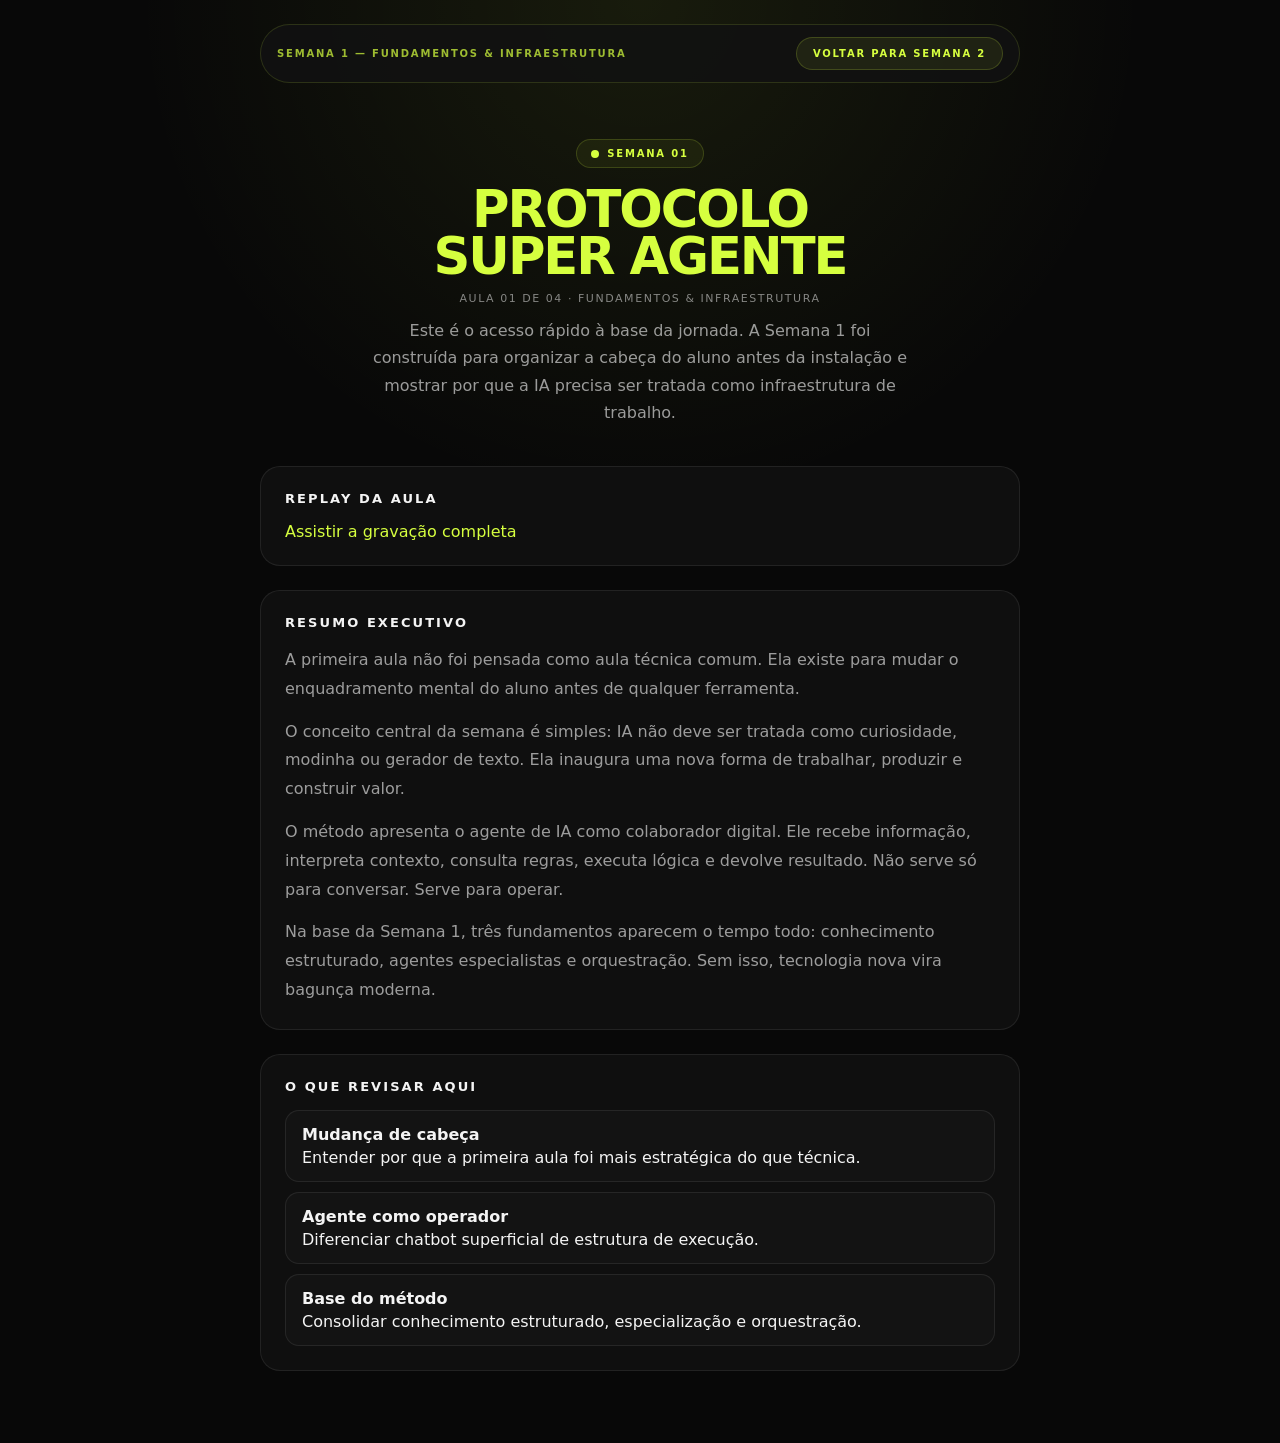
<file: public/apostila/semana-1/index.html>
<!doctype html>
<html lang="pt-BR">
  <head>
    <meta charset="UTF-8" />
    <meta name="viewport" content="width=device-width, initial-scale=1.0" />
    <title>Semana 1 | Apostila CredTech</title>
    <style>
      :root {
        --bg: #080808;
        --card: #121212;
        --border: rgba(255, 255, 255, 0.08);
        --primary: #d6ff3f;
        --text: #f4f4f4;
        --muted: rgba(244, 244, 244, 0.62);
      }

      * { box-sizing: border-box; }

      body {
        margin: 0;
        min-height: 100vh;
        font-family: Inter, ui-sans-serif, system-ui, sans-serif;
        background:
          radial-gradient(circle at top, rgba(214, 255, 63, 0.08), transparent 32%),
          var(--bg);
        color: var(--text);
      }

      .wrap {
        width: min(760px, calc(100% - 32px));
        margin: 0 auto;
        padding: 24px 0 72px;
      }

      .topbar {
        display: flex;
        flex-wrap: wrap;
        justify-content: space-between;
        align-items: center;
        gap: 12px;
        padding: 12px 16px;
        border: 1px solid rgba(214, 255, 63, 0.14);
        border-radius: 999px;
        background: rgba(18, 18, 18, 0.88);
        margin-bottom: 56px;
      }

      .topbar span,
      .pill,
      .button {
        font-size: 10px;
        font-weight: 700;
        text-transform: uppercase;
        letter-spacing: 0.18em;
      }

      .topbar span { color: rgba(214, 255, 63, 0.72); }

      .button,
      .link {
        display: inline-flex;
        align-items: center;
        gap: 8px;
        color: var(--primary);
        text-decoration: none;
      }

      .button {
        justify-content: center;
        padding: 10px 16px;
        border-radius: 999px;
        border: 1px solid rgba(214, 255, 63, 0.18);
        background: rgba(214, 255, 63, 0.08);
      }

      .hero {
        text-align: center;
        margin-bottom: 40px;
      }

      .pill {
        display: inline-flex;
        align-items: center;
        gap: 8px;
        padding: 8px 14px;
        border-radius: 999px;
        border: 1px solid rgba(214, 255, 63, 0.16);
        background: rgba(214, 255, 63, 0.06);
        color: var(--primary);
      }

      .dot {
        width: 8px;
        height: 8px;
        border-radius: 999px;
        background: var(--primary);
      }

      h1 {
        margin: 18px 0 12px;
        font-size: clamp(2rem, 5vw, 3.2rem);
        line-height: 0.92;
        text-transform: uppercase;
        letter-spacing: -0.04em;
        color: var(--primary);
      }

      .eyebrow {
        margin: 0 0 12px;
        font-size: 11px;
        text-transform: uppercase;
        letter-spacing: 0.14em;
        color: rgba(244, 244, 244, 0.52);
      }

      .lead {
        margin: 0 auto;
        max-width: 540px;
        color: var(--muted);
        line-height: 1.7;
      }

      .section {
        margin-top: 24px;
        padding: 24px;
        border: 1px solid var(--border);
        border-radius: 20px;
        background: rgba(18, 18, 18, 0.72);
      }

      .section h2 {
        margin: 0 0 16px;
        font-size: 13px;
        text-transform: uppercase;
        letter-spacing: 0.16em;
      }

      .section p {
        margin: 0 0 14px;
        color: var(--muted);
        line-height: 1.8;
      }

      .section p:last-child { margin-bottom: 0; }

      .list {
        display: grid;
        gap: 10px;
      }

      .item {
        padding: 14px 16px;
        border-radius: 14px;
        border: 1px solid var(--border);
        background: rgba(255, 255, 255, 0.02);
      }

      .item strong {
        display: block;
        margin-bottom: 4px;
        color: var(--text);
      }
    </style>
  </head>
  <body>
    <div class="wrap">
      <div class="topbar">
        <span>Semana 1 — Fundamentos & Infraestrutura</span>
        <a class="button" href="/apostila/">Voltar para Semana 2</a>
      </div>

      <section class="hero">
        <div class="pill"><span class="dot"></span><span>Semana 01</span></div>
        <h1>Protocolo<br />Super Agente</h1>
        <p class="eyebrow">Aula 01 de 04 · Fundamentos & Infraestrutura</p>
        <p class="lead">
          Este é o acesso rápido à base da jornada. A Semana 1 foi construída para organizar a cabeça do aluno antes da instalação e mostrar por que a IA precisa ser tratada como infraestrutura de trabalho.
        </p>
      </section>

      <section class="section">
        <h2>Replay da Aula</h2>
        <a class="link" href="https://drive.google.com/file/d/1dG1IIOGb0jtkeysWi6QUBGelhbvD4Co4/view?usp=sharing" target="_blank" rel="noopener noreferrer">
          Assistir a gravação completa
        </a>
      </section>

      <section class="section">
        <h2>Resumo Executivo</h2>
        <p>A primeira aula não foi pensada como aula técnica comum. Ela existe para mudar o enquadramento mental do aluno antes de qualquer ferramenta.</p>
        <p>O conceito central da semana é simples: IA não deve ser tratada como curiosidade, modinha ou gerador de texto. Ela inaugura uma nova forma de trabalhar, produzir e construir valor.</p>
        <p>O método apresenta o agente de IA como colaborador digital. Ele recebe informação, interpreta contexto, consulta regras, executa lógica e devolve resultado. Não serve só para conversar. Serve para operar.</p>
        <p>Na base da Semana 1, três fundamentos aparecem o tempo todo: conhecimento estruturado, agentes especialistas e orquestração. Sem isso, tecnologia nova vira bagunça moderna.</p>
      </section>

      <section class="section">
        <h2>O que revisar aqui</h2>
        <div class="list">
          <div class="item">
            <strong>Mudança de cabeça</strong>
            Entender por que a primeira aula foi mais estratégica do que técnica.
          </div>
          <div class="item">
            <strong>Agente como operador</strong>
            Diferenciar chatbot superficial de estrutura de execução.
          </div>
          <div class="item">
            <strong>Base do método</strong>
            Consolidar conhecimento estruturado, especialização e orquestração.
          </div>
        </div>
      </section>
    </div>
  </body>
</html>
</file>
